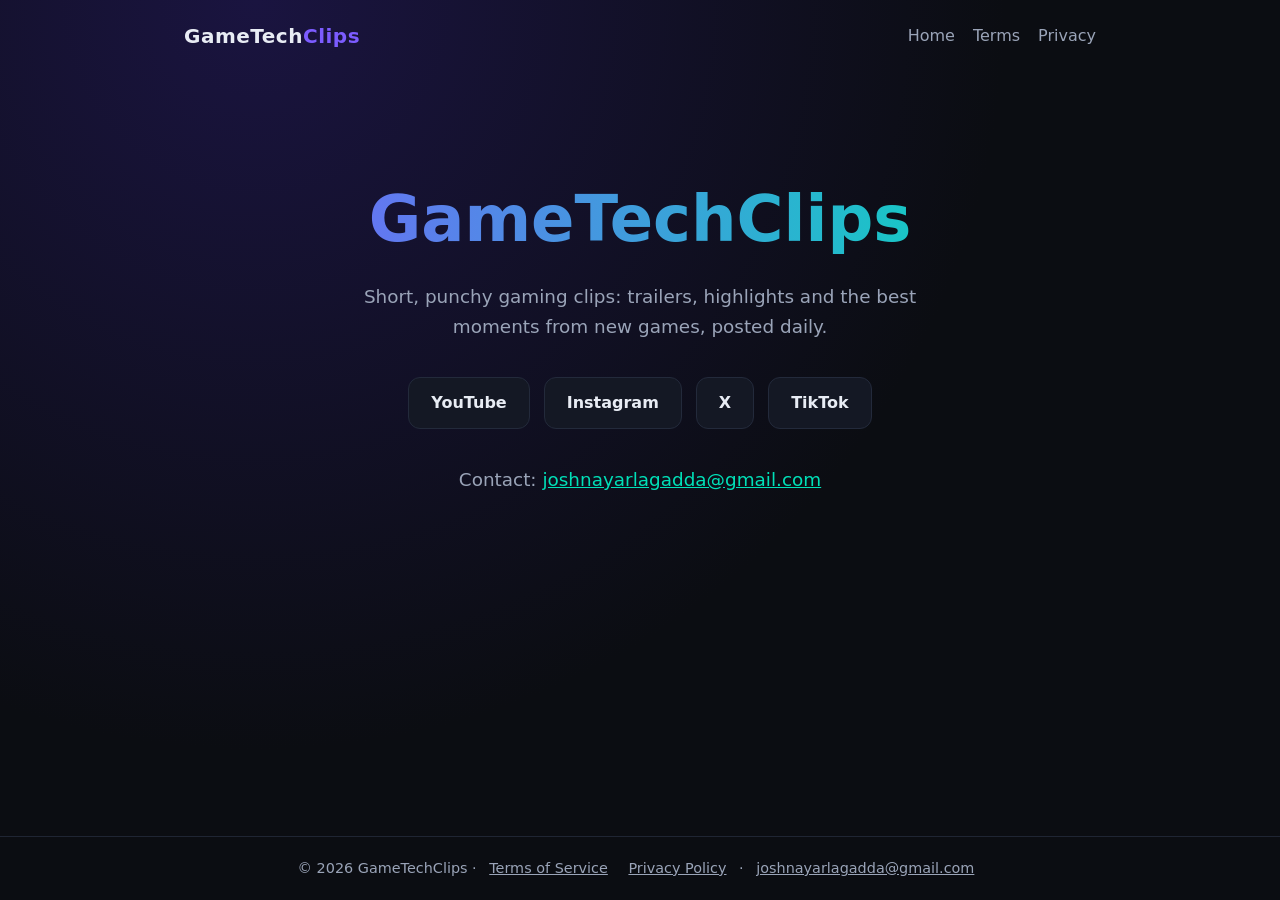
<file: index.html>
<!doctype html><html lang="en"><head><meta charset="utf-8"><meta name="viewport" content="width=device-width,initial-scale=1"><title>GameTechClips</title><meta name="description" content="Short gaming clips, trailers and highlights from GameTechClips."><link rel="stylesheet" href="style.css"></head><body>
<header><a class="logo" href="./">GameTech<span>Clips</span></a><nav><a href="./">Home</a><a href="terms/">Terms</a><a href="privacy/">Privacy</a></nav></header>
<main><section class="hero"><h1>GameTechClips</h1>
<p>Short, punchy gaming clips: trailers, highlights and the best moments from new games, posted daily.</p>
<div class="socials">
<a href="https://www.youtube.com/@gametechclips" target="_blank" rel="noopener">YouTube</a>
<a href="https://www.instagram.com/gametechclips" target="_blank" rel="noopener">Instagram</a>
<a href="https://x.com/gametechclips" target="_blank" rel="noopener">X</a>
<a href="https://www.tiktok.com/@gametechclips" target="_blank" rel="noopener">TikTok</a>
</div>
<p class="muted" style="margin-top:36px">Contact: <a href="mailto:joshnayarlagadda@gmail.com">joshnayarlagadda@gmail.com</a></p>
</section></main>
<footer>&copy; 2026 GameTechClips &middot; <a href="terms/">Terms of Service</a> <a href="privacy/">Privacy Policy</a> &middot; <a href="mailto:joshnayarlagadda@gmail.com">joshnayarlagadda@gmail.com</a></footer></body></html>
</file>
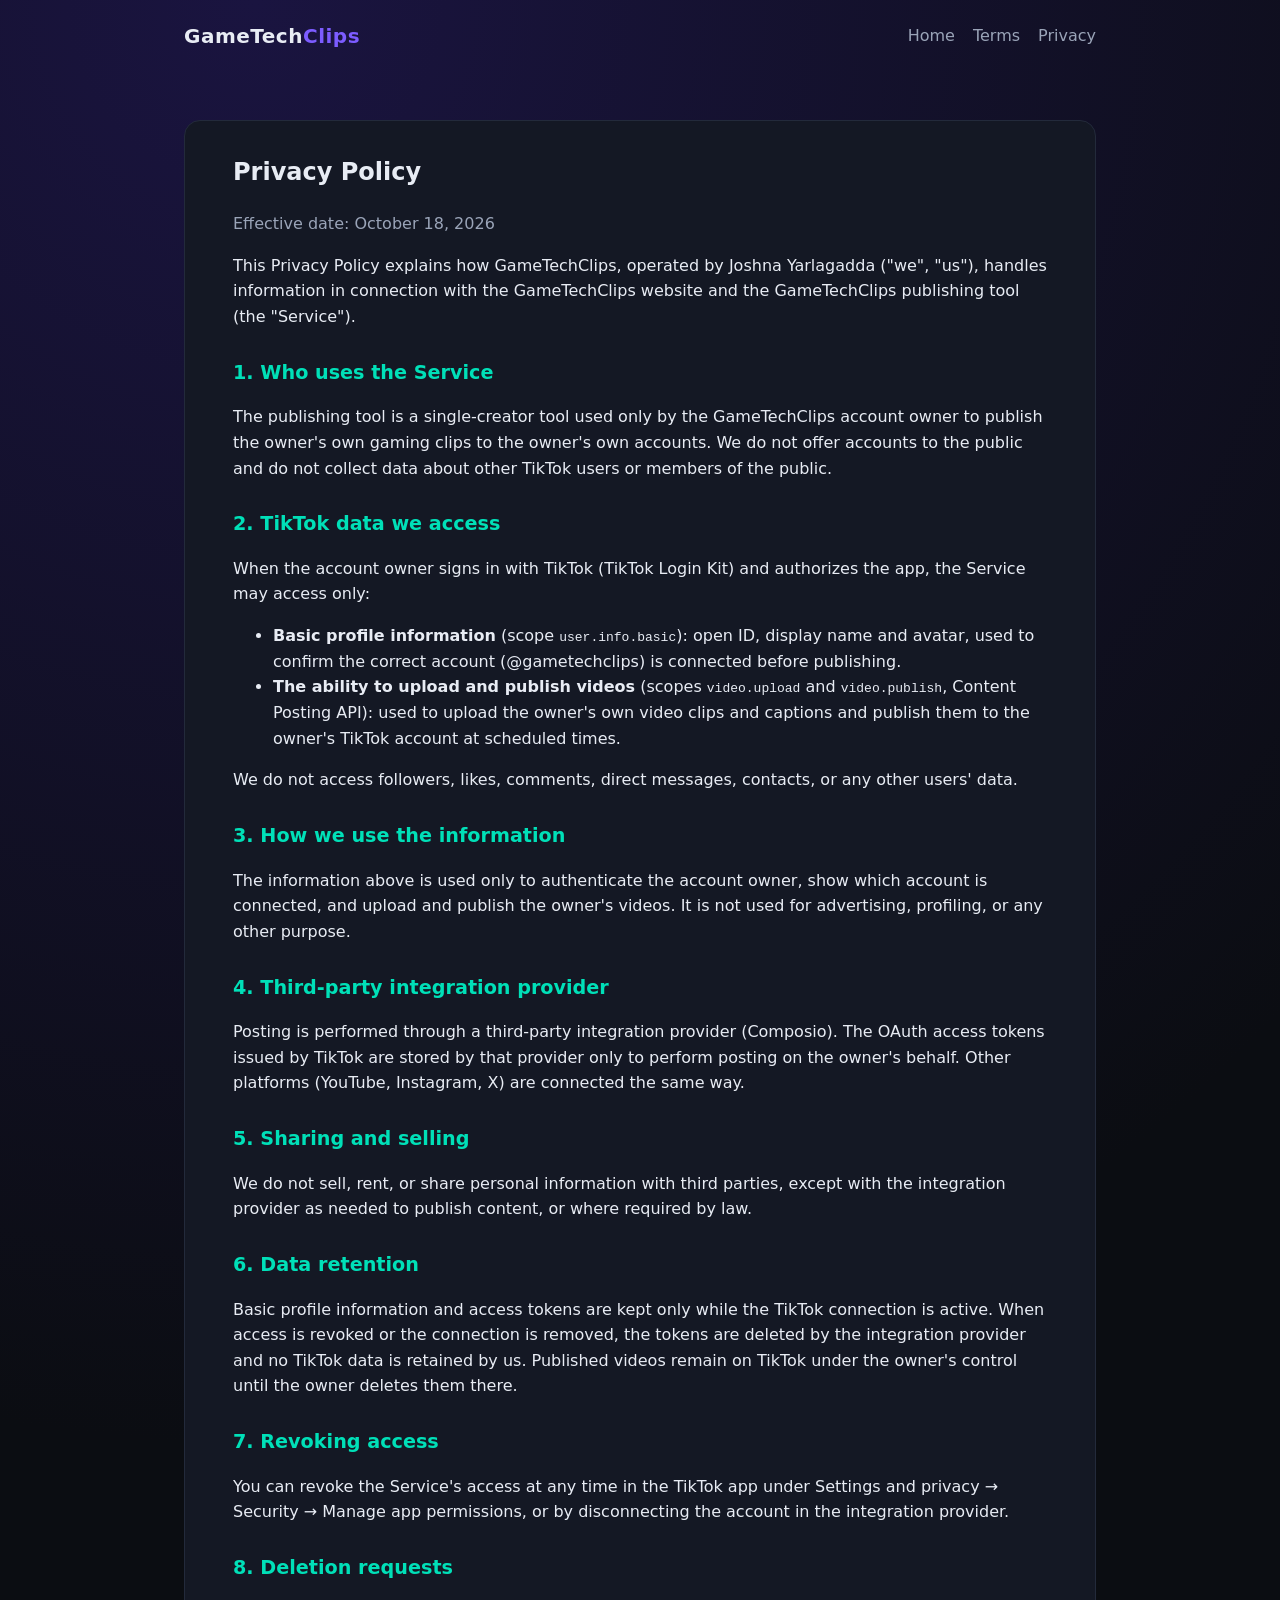
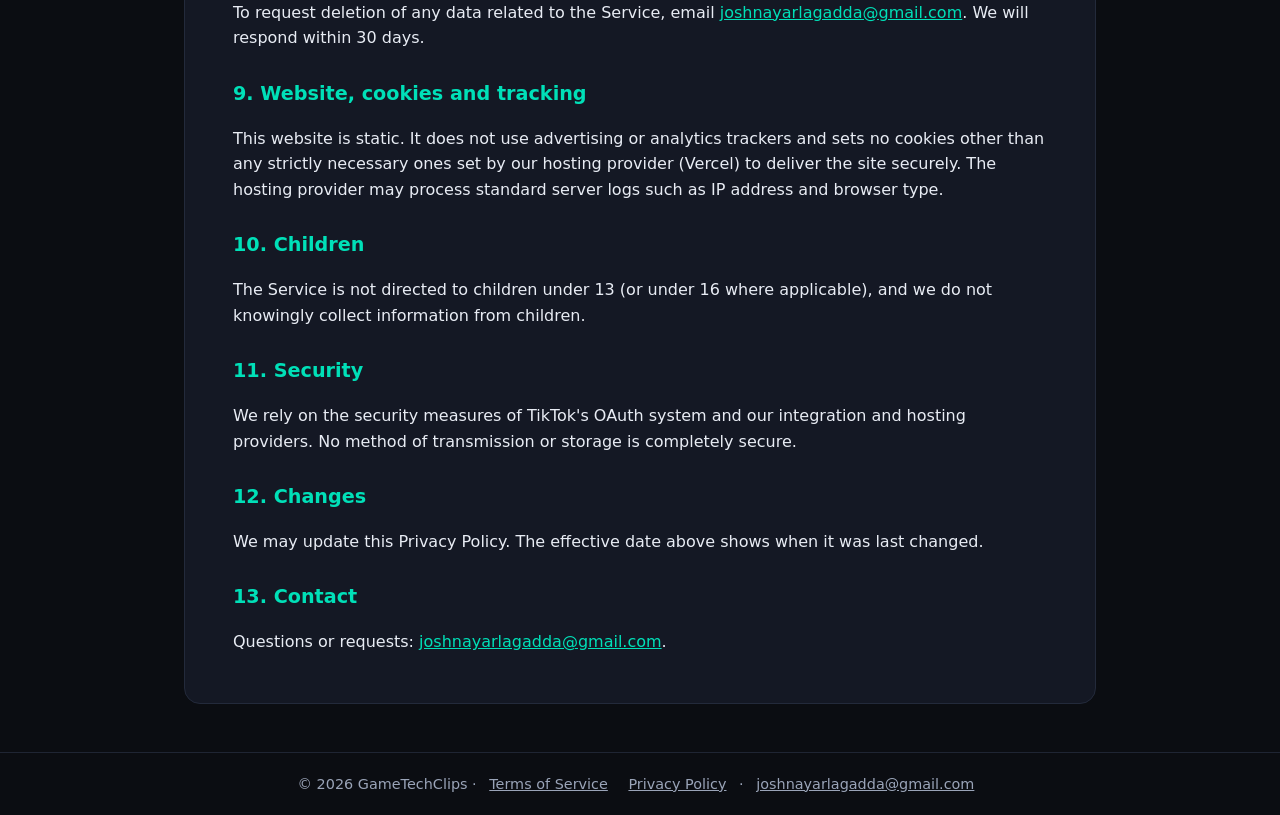
<file: privacy/index.html>
<!doctype html><html lang="en"><head><meta charset="utf-8"><meta name="viewport" content="width=device-width,initial-scale=1"><title>Privacy Policy | GameTechClips</title><link rel="stylesheet" href="../style.css"></head><body>
<header><a class="logo" href="../">GameTech<span>Clips</span></a><nav><a href="../">Home</a><a href="../terms/">Terms</a><a href="../privacy/">Privacy</a></nav></header>
<main><article class="doc">
<h1>Privacy Policy</h1>
<p class="muted">Effective date: October 18, 2026</p>
<p>This Privacy Policy explains how GameTechClips, operated by Joshna Yarlagadda ("we", "us"), handles information in connection with the GameTechClips website and the GameTechClips publishing tool (the "Service").</p>
<h2>1. Who uses the Service</h2>
<p>The publishing tool is a single-creator tool used only by the GameTechClips account owner to publish the owner's own gaming clips to the owner's own accounts. We do not offer accounts to the public and do not collect data about other TikTok users or members of the public.</p>
<h2>2. TikTok data we access</h2>
<p>When the account owner signs in with TikTok (TikTok Login Kit) and authorizes the app, the Service may access only:</p>
<ul>
<li><strong>Basic profile information</strong> (scope <code>user.info.basic</code>): open ID, display name and avatar, used to confirm the correct account (@gametechclips) is connected before publishing.</li>
<li><strong>The ability to upload and publish videos</strong> (scopes <code>video.upload</code> and <code>video.publish</code>, Content Posting API): used to upload the owner's own video clips and captions and publish them to the owner's TikTok account at scheduled times.</li>
</ul>
<p>We do not access followers, likes, comments, direct messages, contacts, or any other users' data.</p>
<h2>3. How we use the information</h2>
<p>The information above is used only to authenticate the account owner, show which account is connected, and upload and publish the owner's videos. It is not used for advertising, profiling, or any other purpose.</p>
<h2>4. Third-party integration provider</h2>
<p>Posting is performed through a third-party integration provider (Composio). The OAuth access tokens issued by TikTok are stored by that provider only to perform posting on the owner's behalf. Other platforms (YouTube, Instagram, X) are connected the same way.</p>
<h2>5. Sharing and selling</h2>
<p>We do not sell, rent, or share personal information with third parties, except with the integration provider as needed to publish content, or where required by law.</p>
<h2>6. Data retention</h2>
<p>Basic profile information and access tokens are kept only while the TikTok connection is active. When access is revoked or the connection is removed, the tokens are deleted by the integration provider and no TikTok data is retained by us. Published videos remain on TikTok under the owner's control until the owner deletes them there.</p>
<h2>7. Revoking access</h2>
<p>You can revoke the Service's access at any time in the TikTok app under Settings and privacy &rarr; Security &rarr; Manage app permissions, or by disconnecting the account in the integration provider.</p>
<h2>8. Deletion requests</h2>
<p>To request deletion of any data related to the Service, email <a href="mailto:joshnayarlagadda@gmail.com">joshnayarlagadda@gmail.com</a>. We will respond within 30 days.</p>
<h2>9. Website, cookies and tracking</h2>
<p>This website is static. It does not use advertising or analytics trackers and sets no cookies other than any strictly necessary ones set by our hosting provider (Vercel) to deliver the site securely. The hosting provider may process standard server logs such as IP address and browser type.</p>
<h2>10. Children</h2>
<p>The Service is not directed to children under 13 (or under 16 where applicable), and we do not knowingly collect information from children.</p>
<h2>11. Security</h2>
<p>We rely on the security measures of TikTok's OAuth system and our integration and hosting providers. No method of transmission or storage is completely secure.</p>
<h2>12. Changes</h2>
<p>We may update this Privacy Policy. The effective date above shows when it was last changed.</p>
<h2>13. Contact</h2>
<p>Questions or requests: <a href="mailto:joshnayarlagadda@gmail.com">joshnayarlagadda@gmail.com</a>.</p>
</article></main>
<footer>&copy; 2026 GameTechClips &middot; <a href="../terms/">Terms of Service</a> <a href="../privacy/">Privacy Policy</a> &middot; <a href="mailto:joshnayarlagadda@gmail.com">joshnayarlagadda@gmail.com</a></footer></body></html>
</file>
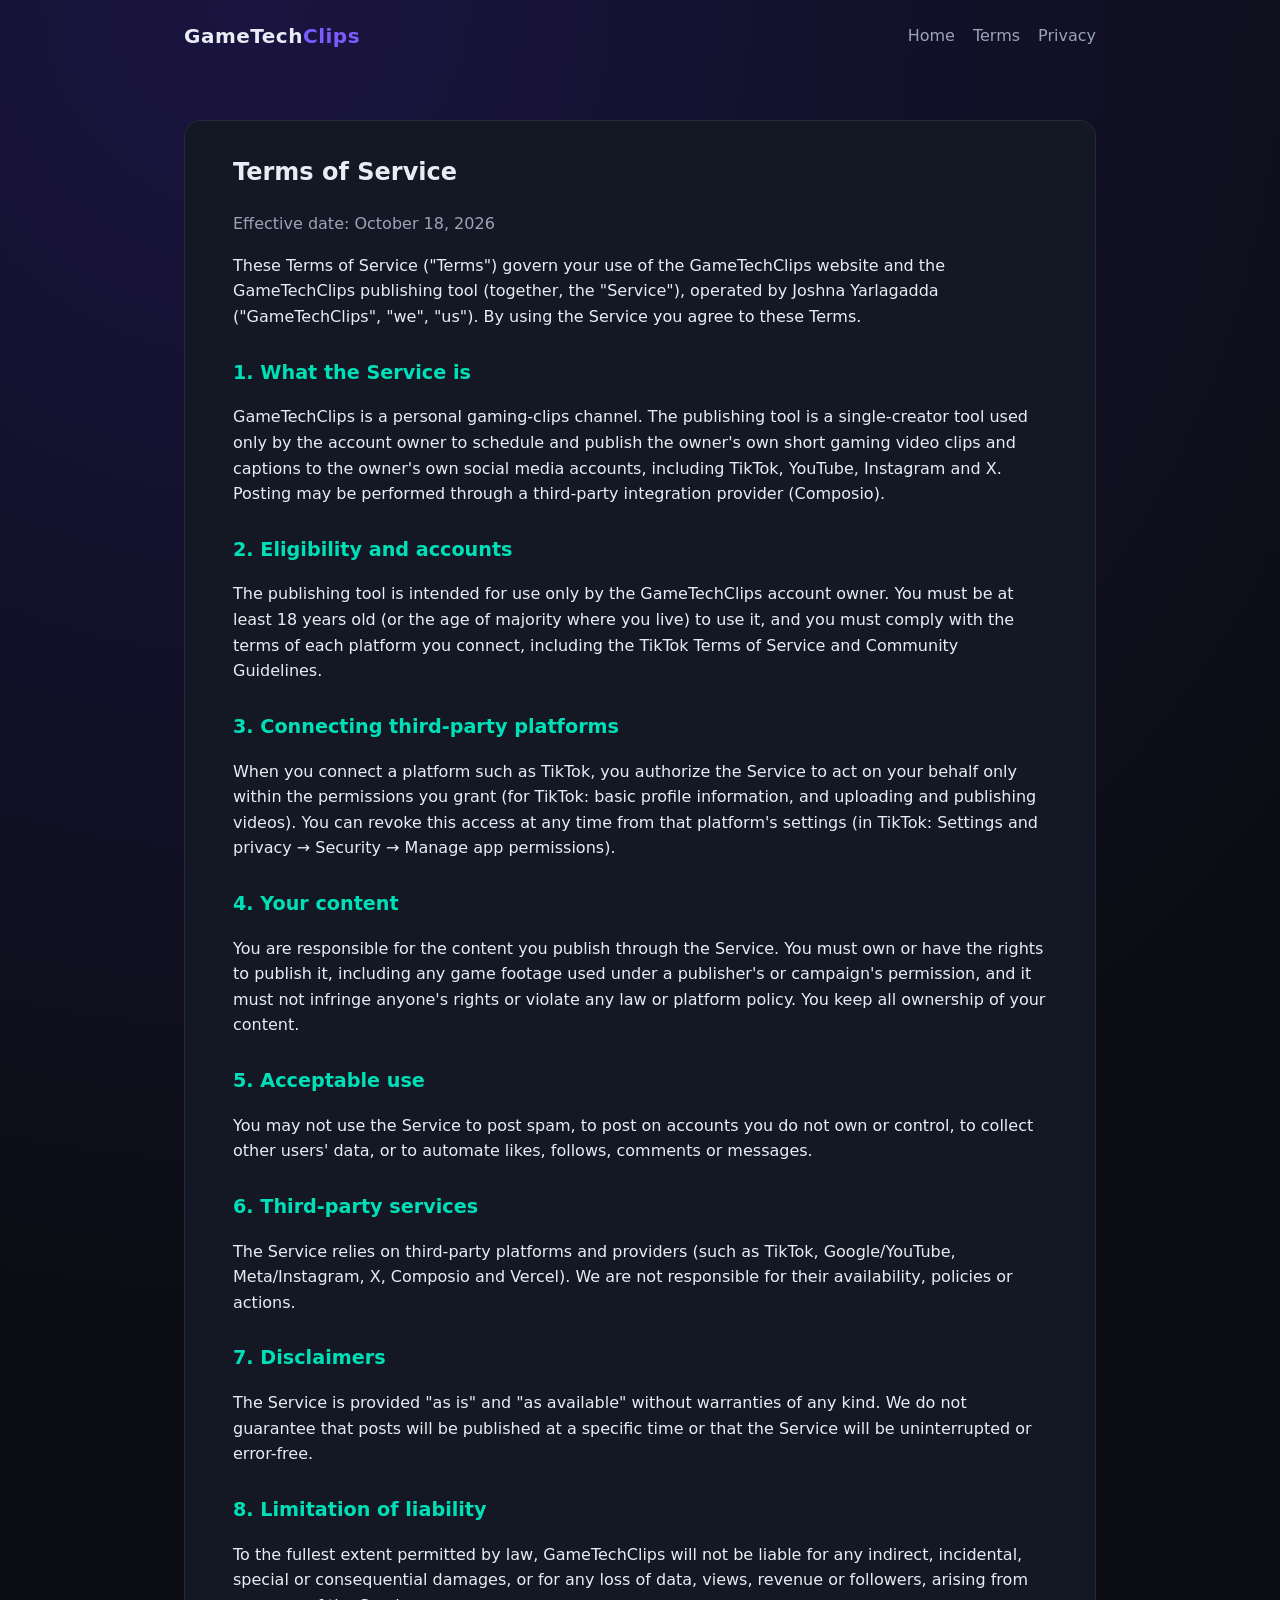
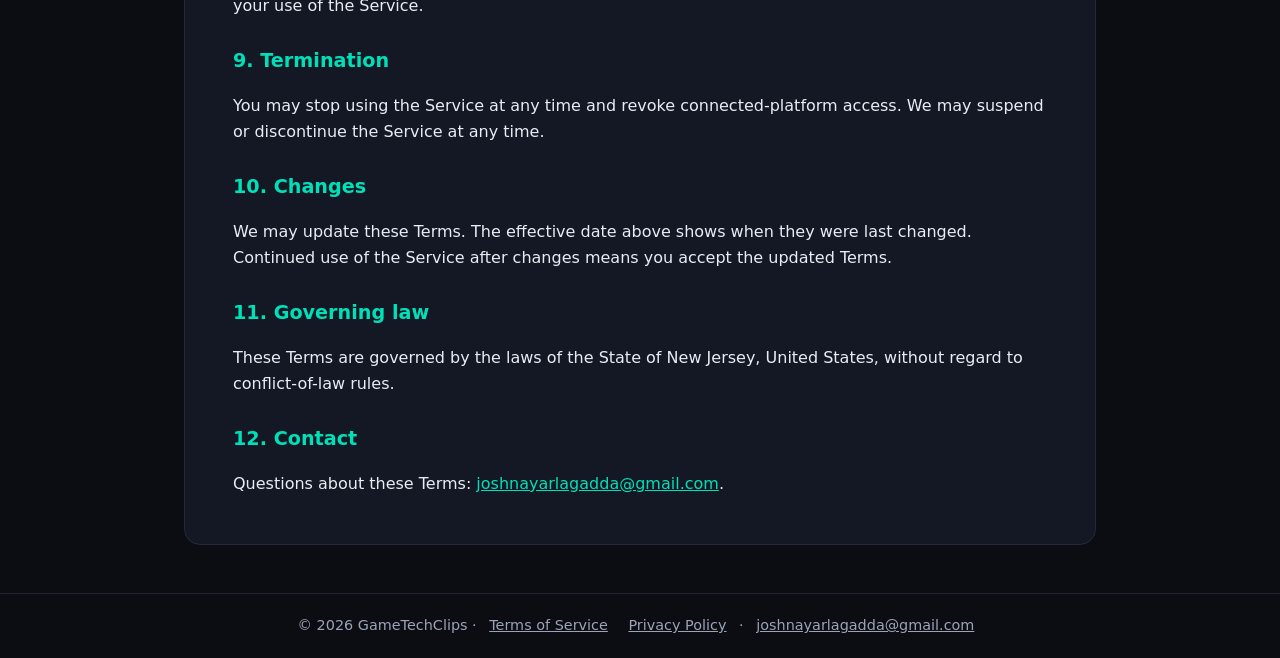
<file: terms/index.html>
<!doctype html><html lang="en"><head><meta charset="utf-8"><meta name="viewport" content="width=device-width,initial-scale=1"><title>Terms of Service | GameTechClips</title><link rel="stylesheet" href="../style.css"></head><body>
<header><a class="logo" href="../">GameTech<span>Clips</span></a><nav><a href="../">Home</a><a href="../terms/">Terms</a><a href="../privacy/">Privacy</a></nav></header>
<main><article class="doc">
<h1>Terms of Service</h1>
<p class="muted">Effective date: October 18, 2026</p>
<p>These Terms of Service ("Terms") govern your use of the GameTechClips website and the GameTechClips publishing tool (together, the "Service"), operated by Joshna Yarlagadda ("GameTechClips", "we", "us"). By using the Service you agree to these Terms.</p>
<h2>1. What the Service is</h2>
<p>GameTechClips is a personal gaming-clips channel. The publishing tool is a single-creator tool used only by the account owner to schedule and publish the owner's own short gaming video clips and captions to the owner's own social media accounts, including TikTok, YouTube, Instagram and X. Posting may be performed through a third-party integration provider (Composio).</p>
<h2>2. Eligibility and accounts</h2>
<p>The publishing tool is intended for use only by the GameTechClips account owner. You must be at least 18 years old (or the age of majority where you live) to use it, and you must comply with the terms of each platform you connect, including the TikTok Terms of Service and Community Guidelines.</p>
<h2>3. Connecting third-party platforms</h2>
<p>When you connect a platform such as TikTok, you authorize the Service to act on your behalf only within the permissions you grant (for TikTok: basic profile information, and uploading and publishing videos). You can revoke this access at any time from that platform's settings (in TikTok: Settings and privacy &rarr; Security &rarr; Manage app permissions).</p>
<h2>4. Your content</h2>
<p>You are responsible for the content you publish through the Service. You must own or have the rights to publish it, including any game footage used under a publisher's or campaign's permission, and it must not infringe anyone's rights or violate any law or platform policy. You keep all ownership of your content.</p>
<h2>5. Acceptable use</h2>
<p>You may not use the Service to post spam, to post on accounts you do not own or control, to collect other users' data, or to automate likes, follows, comments or messages.</p>
<h2>6. Third-party services</h2>
<p>The Service relies on third-party platforms and providers (such as TikTok, Google/YouTube, Meta/Instagram, X, Composio and Vercel). We are not responsible for their availability, policies or actions.</p>
<h2>7. Disclaimers</h2>
<p>The Service is provided "as is" and "as available" without warranties of any kind. We do not guarantee that posts will be published at a specific time or that the Service will be uninterrupted or error-free.</p>
<h2>8. Limitation of liability</h2>
<p>To the fullest extent permitted by law, GameTechClips will not be liable for any indirect, incidental, special or consequential damages, or for any loss of data, views, revenue or followers, arising from your use of the Service.</p>
<h2>9. Termination</h2>
<p>You may stop using the Service at any time and revoke connected-platform access. We may suspend or discontinue the Service at any time.</p>
<h2>10. Changes</h2>
<p>We may update these Terms. The effective date above shows when they were last changed. Continued use of the Service after changes means you accept the updated Terms.</p>
<h2>11. Governing law</h2>
<p>These Terms are governed by the laws of the State of New Jersey, United States, without regard to conflict-of-law rules.</p>
<h2>12. Contact</h2>
<p>Questions about these Terms: <a href="mailto:joshnayarlagadda@gmail.com">joshnayarlagadda@gmail.com</a>.</p>
</article></main>
<footer>&copy; 2026 GameTechClips &middot; <a href="../terms/">Terms of Service</a> <a href="../privacy/">Privacy Policy</a> &middot; <a href="mailto:joshnayarlagadda@gmail.com">joshnayarlagadda@gmail.com</a></footer></body></html>
</file>
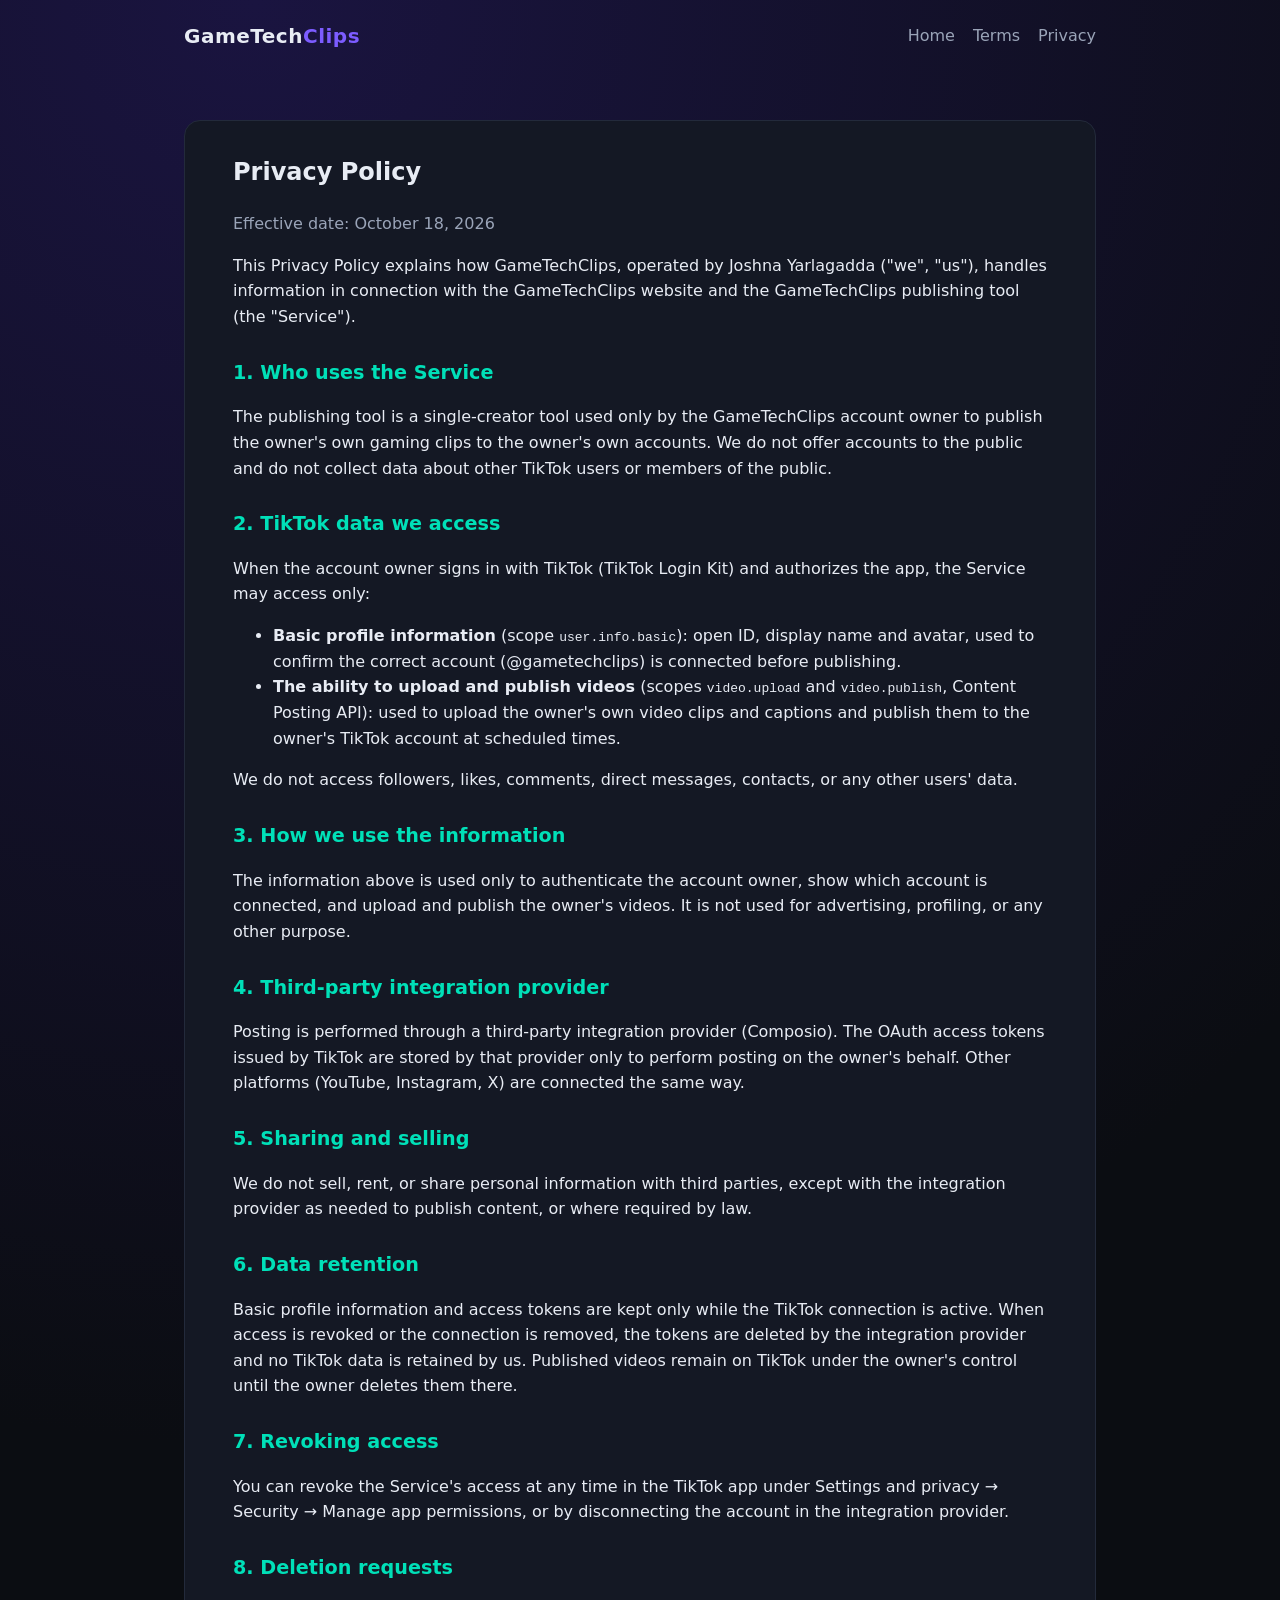
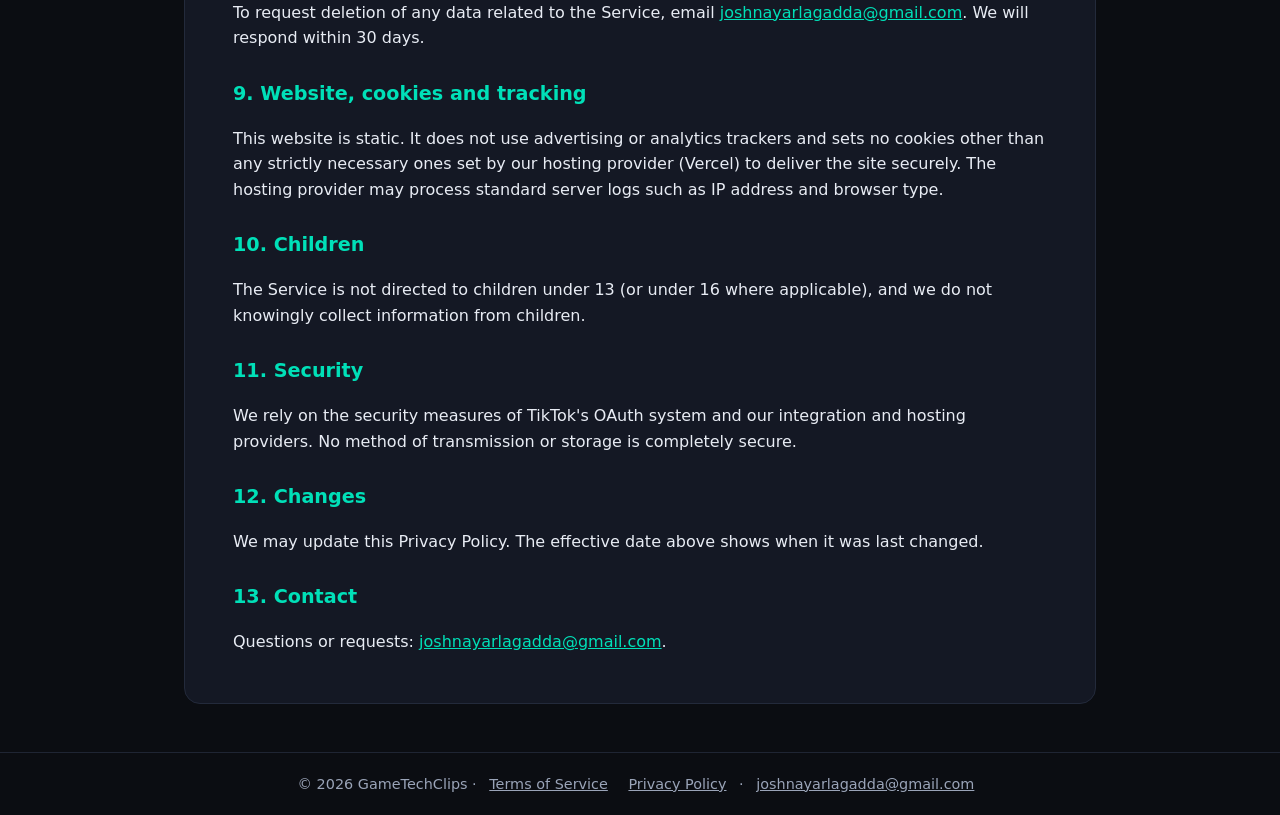
<file: privacy.html>
<!doctype html><html lang="en"><head><meta charset="utf-8"><meta name="viewport" content="width=device-width,initial-scale=1"><title>Privacy Policy | GameTechClips</title><link rel="stylesheet" href="style.css"></head><body>
<header><a class="logo" href="./">GameTech<span>Clips</span></a><nav><a href="./">Home</a><a href="terms/">Terms</a><a href="privacy/">Privacy</a></nav></header>
<main><article class="doc">
<h1>Privacy Policy</h1>
<p class="muted">Effective date: October 18, 2026</p>
<p>This Privacy Policy explains how GameTechClips, operated by Joshna Yarlagadda ("we", "us"), handles information in connection with the GameTechClips website and the GameTechClips publishing tool (the "Service").</p>
<h2>1. Who uses the Service</h2>
<p>The publishing tool is a single-creator tool used only by the GameTechClips account owner to publish the owner's own gaming clips to the owner's own accounts. We do not offer accounts to the public and do not collect data about other TikTok users or members of the public.</p>
<h2>2. TikTok data we access</h2>
<p>When the account owner signs in with TikTok (TikTok Login Kit) and authorizes the app, the Service may access only:</p>
<ul>
<li><strong>Basic profile information</strong> (scope <code>user.info.basic</code>): open ID, display name and avatar, used to confirm the correct account (@gametechclips) is connected before publishing.</li>
<li><strong>The ability to upload and publish videos</strong> (scopes <code>video.upload</code> and <code>video.publish</code>, Content Posting API): used to upload the owner's own video clips and captions and publish them to the owner's TikTok account at scheduled times.</li>
</ul>
<p>We do not access followers, likes, comments, direct messages, contacts, or any other users' data.</p>
<h2>3. How we use the information</h2>
<p>The information above is used only to authenticate the account owner, show which account is connected, and upload and publish the owner's videos. It is not used for advertising, profiling, or any other purpose.</p>
<h2>4. Third-party integration provider</h2>
<p>Posting is performed through a third-party integration provider (Composio). The OAuth access tokens issued by TikTok are stored by that provider only to perform posting on the owner's behalf. Other platforms (YouTube, Instagram, X) are connected the same way.</p>
<h2>5. Sharing and selling</h2>
<p>We do not sell, rent, or share personal information with third parties, except with the integration provider as needed to publish content, or where required by law.</p>
<h2>6. Data retention</h2>
<p>Basic profile information and access tokens are kept only while the TikTok connection is active. When access is revoked or the connection is removed, the tokens are deleted by the integration provider and no TikTok data is retained by us. Published videos remain on TikTok under the owner's control until the owner deletes them there.</p>
<h2>7. Revoking access</h2>
<p>You can revoke the Service's access at any time in the TikTok app under Settings and privacy &rarr; Security &rarr; Manage app permissions, or by disconnecting the account in the integration provider.</p>
<h2>8. Deletion requests</h2>
<p>To request deletion of any data related to the Service, email <a href="mailto:joshnayarlagadda@gmail.com">joshnayarlagadda@gmail.com</a>. We will respond within 30 days.</p>
<h2>9. Website, cookies and tracking</h2>
<p>This website is static. It does not use advertising or analytics trackers and sets no cookies other than any strictly necessary ones set by our hosting provider (Vercel) to deliver the site securely. The hosting provider may process standard server logs such as IP address and browser type.</p>
<h2>10. Children</h2>
<p>The Service is not directed to children under 13 (or under 16 where applicable), and we do not knowingly collect information from children.</p>
<h2>11. Security</h2>
<p>We rely on the security measures of TikTok's OAuth system and our integration and hosting providers. No method of transmission or storage is completely secure.</p>
<h2>12. Changes</h2>
<p>We may update this Privacy Policy. The effective date above shows when it was last changed.</p>
<h2>13. Contact</h2>
<p>Questions or requests: <a href="mailto:joshnayarlagadda@gmail.com">joshnayarlagadda@gmail.com</a>.</p>
</article></main>
<footer>&copy; 2026 GameTechClips &middot; <a href="terms/">Terms of Service</a> <a href="privacy/">Privacy Policy</a> &middot; <a href="mailto:joshnayarlagadda@gmail.com">joshnayarlagadda@gmail.com</a></footer></body></html>
</file>
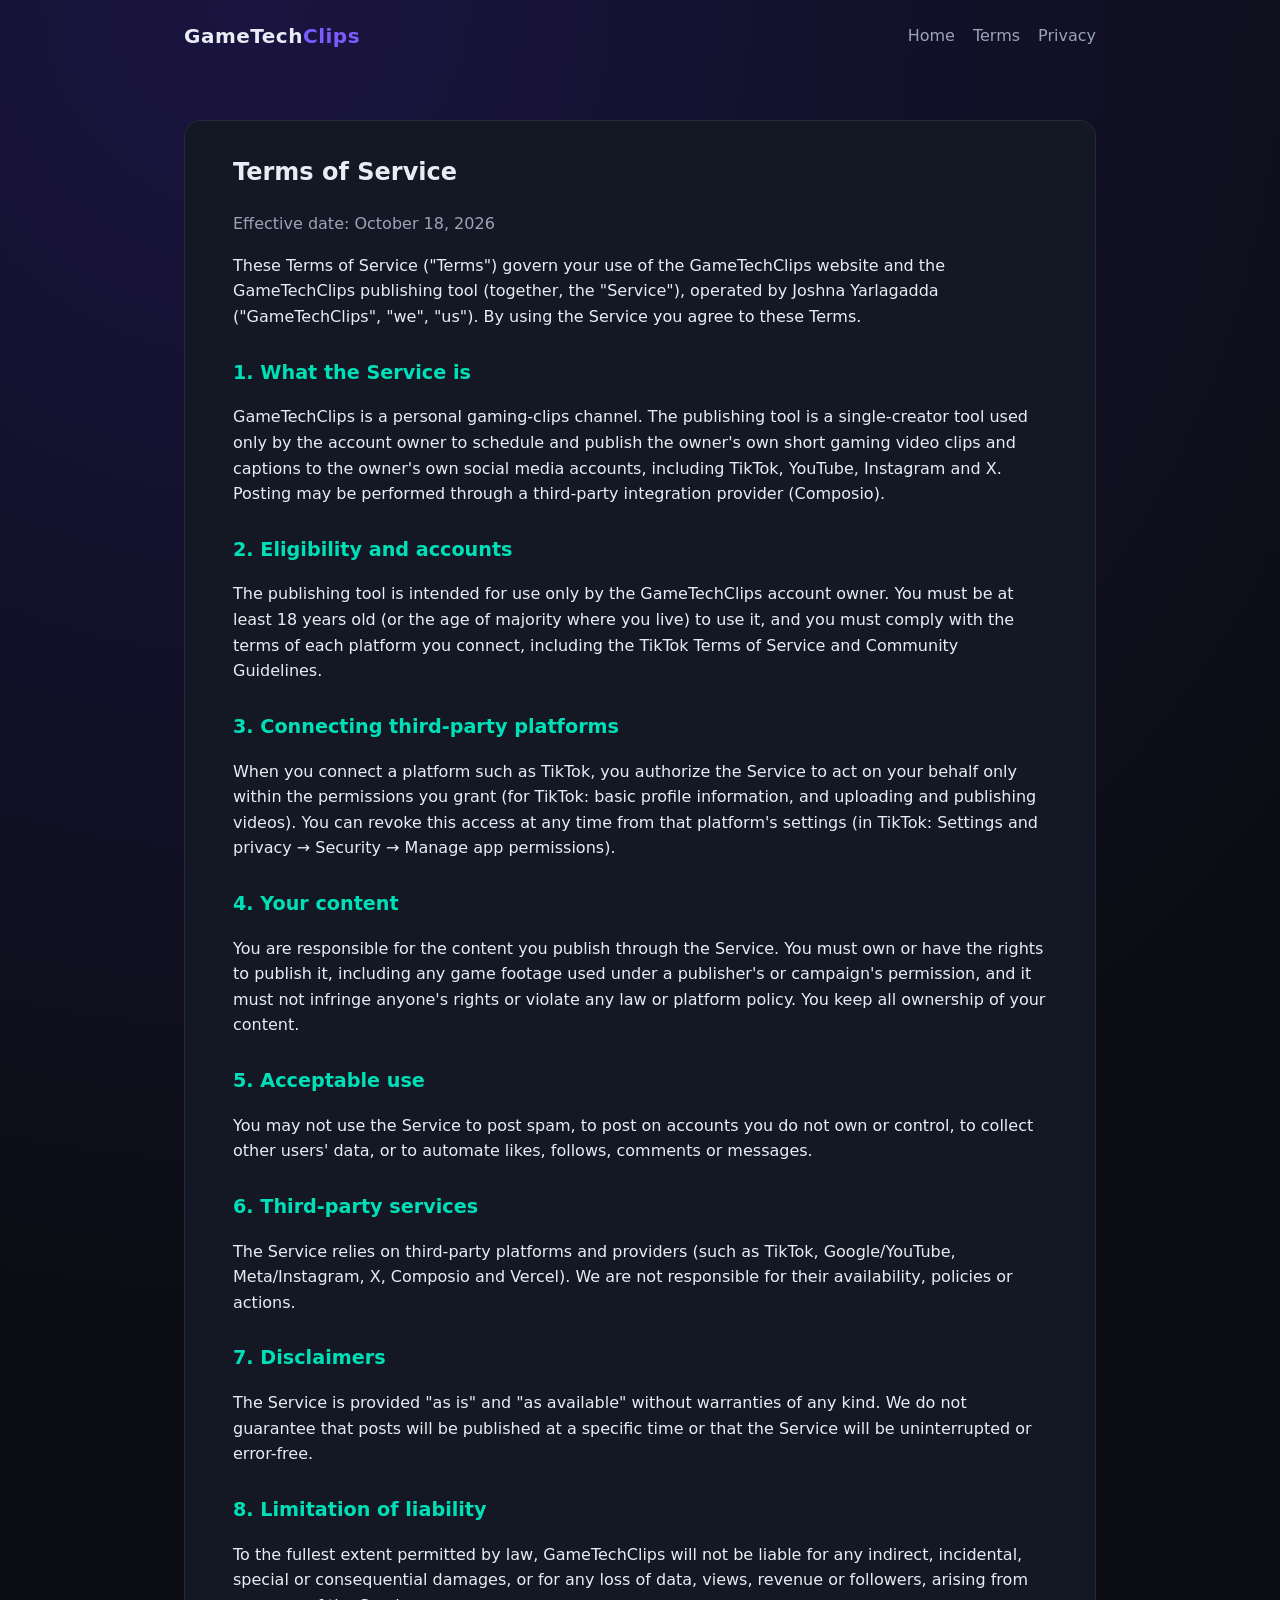
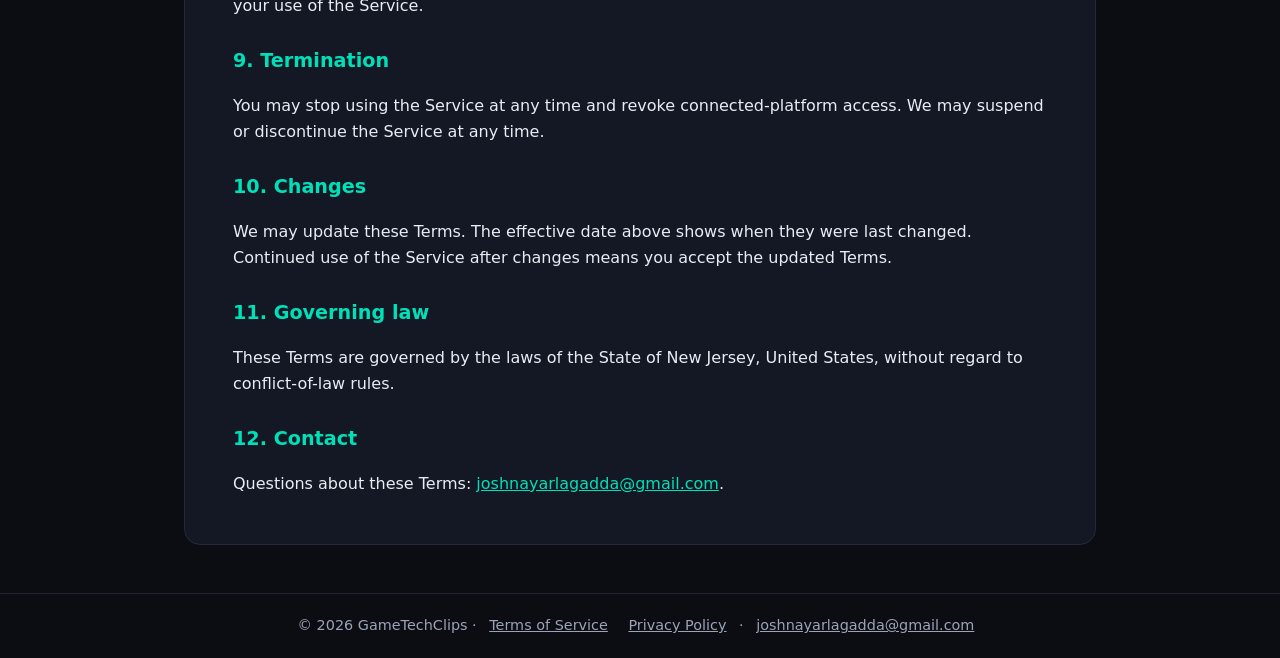
<file: terms.html>
<!doctype html><html lang="en"><head><meta charset="utf-8"><meta name="viewport" content="width=device-width,initial-scale=1"><title>Terms of Service | GameTechClips</title><link rel="stylesheet" href="style.css"></head><body>
<header><a class="logo" href="./">GameTech<span>Clips</span></a><nav><a href="./">Home</a><a href="terms/">Terms</a><a href="privacy/">Privacy</a></nav></header>
<main><article class="doc">
<h1>Terms of Service</h1>
<p class="muted">Effective date: October 18, 2026</p>
<p>These Terms of Service ("Terms") govern your use of the GameTechClips website and the GameTechClips publishing tool (together, the "Service"), operated by Joshna Yarlagadda ("GameTechClips", "we", "us"). By using the Service you agree to these Terms.</p>
<h2>1. What the Service is</h2>
<p>GameTechClips is a personal gaming-clips channel. The publishing tool is a single-creator tool used only by the account owner to schedule and publish the owner's own short gaming video clips and captions to the owner's own social media accounts, including TikTok, YouTube, Instagram and X. Posting may be performed through a third-party integration provider (Composio).</p>
<h2>2. Eligibility and accounts</h2>
<p>The publishing tool is intended for use only by the GameTechClips account owner. You must be at least 18 years old (or the age of majority where you live) to use it, and you must comply with the terms of each platform you connect, including the TikTok Terms of Service and Community Guidelines.</p>
<h2>3. Connecting third-party platforms</h2>
<p>When you connect a platform such as TikTok, you authorize the Service to act on your behalf only within the permissions you grant (for TikTok: basic profile information, and uploading and publishing videos). You can revoke this access at any time from that platform's settings (in TikTok: Settings and privacy &rarr; Security &rarr; Manage app permissions).</p>
<h2>4. Your content</h2>
<p>You are responsible for the content you publish through the Service. You must own or have the rights to publish it, including any game footage used under a publisher's or campaign's permission, and it must not infringe anyone's rights or violate any law or platform policy. You keep all ownership of your content.</p>
<h2>5. Acceptable use</h2>
<p>You may not use the Service to post spam, to post on accounts you do not own or control, to collect other users' data, or to automate likes, follows, comments or messages.</p>
<h2>6. Third-party services</h2>
<p>The Service relies on third-party platforms and providers (such as TikTok, Google/YouTube, Meta/Instagram, X, Composio and Vercel). We are not responsible for their availability, policies or actions.</p>
<h2>7. Disclaimers</h2>
<p>The Service is provided "as is" and "as available" without warranties of any kind. We do not guarantee that posts will be published at a specific time or that the Service will be uninterrupted or error-free.</p>
<h2>8. Limitation of liability</h2>
<p>To the fullest extent permitted by law, GameTechClips will not be liable for any indirect, incidental, special or consequential damages, or for any loss of data, views, revenue or followers, arising from your use of the Service.</p>
<h2>9. Termination</h2>
<p>You may stop using the Service at any time and revoke connected-platform access. We may suspend or discontinue the Service at any time.</p>
<h2>10. Changes</h2>
<p>We may update these Terms. The effective date above shows when they were last changed. Continued use of the Service after changes means you accept the updated Terms.</p>
<h2>11. Governing law</h2>
<p>These Terms are governed by the laws of the State of New Jersey, United States, without regard to conflict-of-law rules.</p>
<h2>12. Contact</h2>
<p>Questions about these Terms: <a href="mailto:joshnayarlagadda@gmail.com">joshnayarlagadda@gmail.com</a>.</p>
</article></main>
<footer>&copy; 2026 GameTechClips &middot; <a href="terms/">Terms of Service</a> <a href="privacy/">Privacy Policy</a> &middot; <a href="mailto:joshnayarlagadda@gmail.com">joshnayarlagadda@gmail.com</a></footer></body></html>
</file>
<file: style.css>
:root{--bg:#0b0d12;--card:#141824;--text:#e8ecf4;--muted:#9aa4b8;--accent:#7c5cff;--accent2:#00e0b8}
*{box-sizing:border-box}
body{margin:0;background:radial-gradient(circle at 20% 0%,#1a1440 0%,var(--bg) 55%);color:var(--text);font-family:system-ui,-apple-system,Segoe UI,Roboto,Helvetica,Arial,sans-serif;line-height:1.6;min-height:100vh;display:flex;flex-direction:column}
a{color:var(--accent2)}
header{padding:20px 24px;display:flex;justify-content:space-between;align-items:center;max-width:960px;width:100%;margin:0 auto}
.logo{font-weight:800;font-size:1.25rem;letter-spacing:.5px;text-decoration:none;color:var(--text)}
.logo span{color:var(--accent)}
nav a{margin-left:18px;color:var(--muted);text-decoration:none}
nav a:hover{color:var(--text)}
main{flex:1;max-width:960px;width:100%;margin:0 auto;padding:24px}
.hero{text-align:center;padding:72px 0 48px}
.hero h1{font-size:clamp(2.4rem,7vw,4rem);margin:0 0 12px;background:linear-gradient(90deg,var(--accent),var(--accent2));-webkit-background-clip:text;background-clip:text;color:transparent}
.hero p{color:var(--muted);font-size:1.15rem;max-width:620px;margin:0 auto}
.socials{display:flex;flex-wrap:wrap;gap:14px;justify-content:center;margin-top:36px}
.socials a{background:var(--card);border:1px solid #232a3b;padding:12px 22px;border-radius:12px;color:var(--text);text-decoration:none;font-weight:600}
.socials a:hover{border-color:var(--accent)}
.doc{background:var(--card);border:1px solid #232a3b;border-radius:16px;padding:32px clamp(20px,4vw,48px);margin:24px 0}
.doc h1{margin-top:0}
.doc h2{margin-top:28px;font-size:1.2rem;color:var(--accent2)}
.muted{color:var(--muted)}
footer{border-top:1px solid #1f2533;padding:20px 24px;text-align:center;color:var(--muted);font-size:.9rem}
footer a{color:var(--muted);margin:0 8px}
</file>
